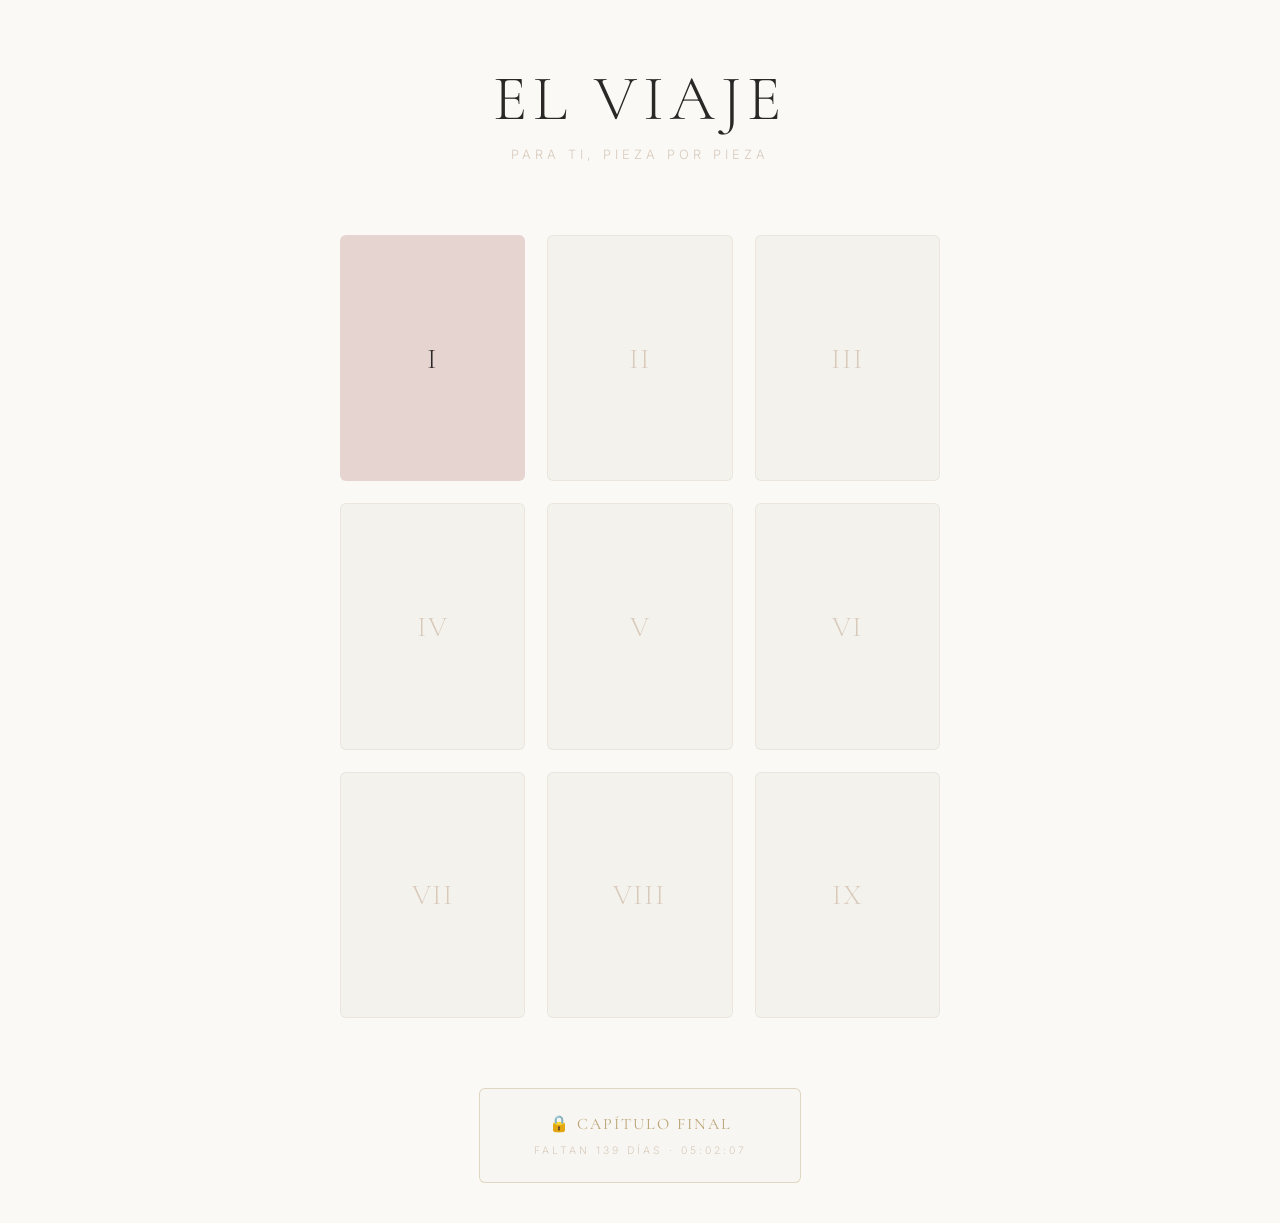
<file: index.html>
<!DOCTYPE html>
<html lang="es">
<head>
    <meta charset="UTF-8">
    <meta name="viewport" content="width=device-width, initial-scale=1.0">
    <title>El Viaje | Para ti</title>
    
    <!-- OBLIGAR AL NAVEGADOR DEL MÓVIL A NO GUARDAR LA PÁGINA EN MEMORIA NUNCA -->
    <meta http-equiv="Cache-Control" content="no-cache, no-store, must-revalidate">
    <meta http-equiv="Pragma" content="no-cache">
    <meta http-equiv="Expires" content="0">
    
    <!-- Privacidad: evitar que Google lo indexe por casualidad -->
    <meta name="robots" content="noindex, nofollow">
    
    <!-- Tipografías elegantes de Google -->
    <link href="https://fonts.googleapis.com/css2?family=Cormorant+Garamond:wght@300;400;600&family=Inter:wght@300;400&display=swap" rel="stylesheet">
    
    <!-- AQUÍ ESTÁ EL TRUCO (v=10) PARA QUE EL MÓVIL ACTIVE EL ESCUDO CONTRA BOTONES AZULES -->
    <link rel="stylesheet" href="styles.css?v=10">
</head>
<body>
    <main class="home-container">
        
        <!-- TÍTULO PRINCIPAL (Con animación al cargar) -->
        <header class="home-header">
            <h1>EL VIAJE</h1>
            <p>PARA TI, PIEZA POR PIEZA</p>
        </header>
        
        <!-- ESPACIO MAGNÉTICO DONDE EL 'app.js' PINTA LAS TARJETAS (I, II, III...) -->
        <div class="grid-capitulos" id="grid-capitulos"></div>

        <!-- BOTÓN DEL CUMPLEAÑOS QUE MARCA EL TIEMPO CONSTANTEMENTE -->
        <div class="capitulo-final" id="capitulo-final">
            🔒 CAPÍTULO FINAL
        </div>
        
    </main>

    <!-- CARGAMOS EL CEREBRO DE LA APP -->
    <script src="app.js?v=999"></script>
    
    <!-- DAMOS LA ORDEN AL CEREBRO DE ENCUADRAR TODAS LAS FICHAS EN LA PANTALLA -->
    <script>
        renderizarHome();
    </script>
</body>
</html>
</file>
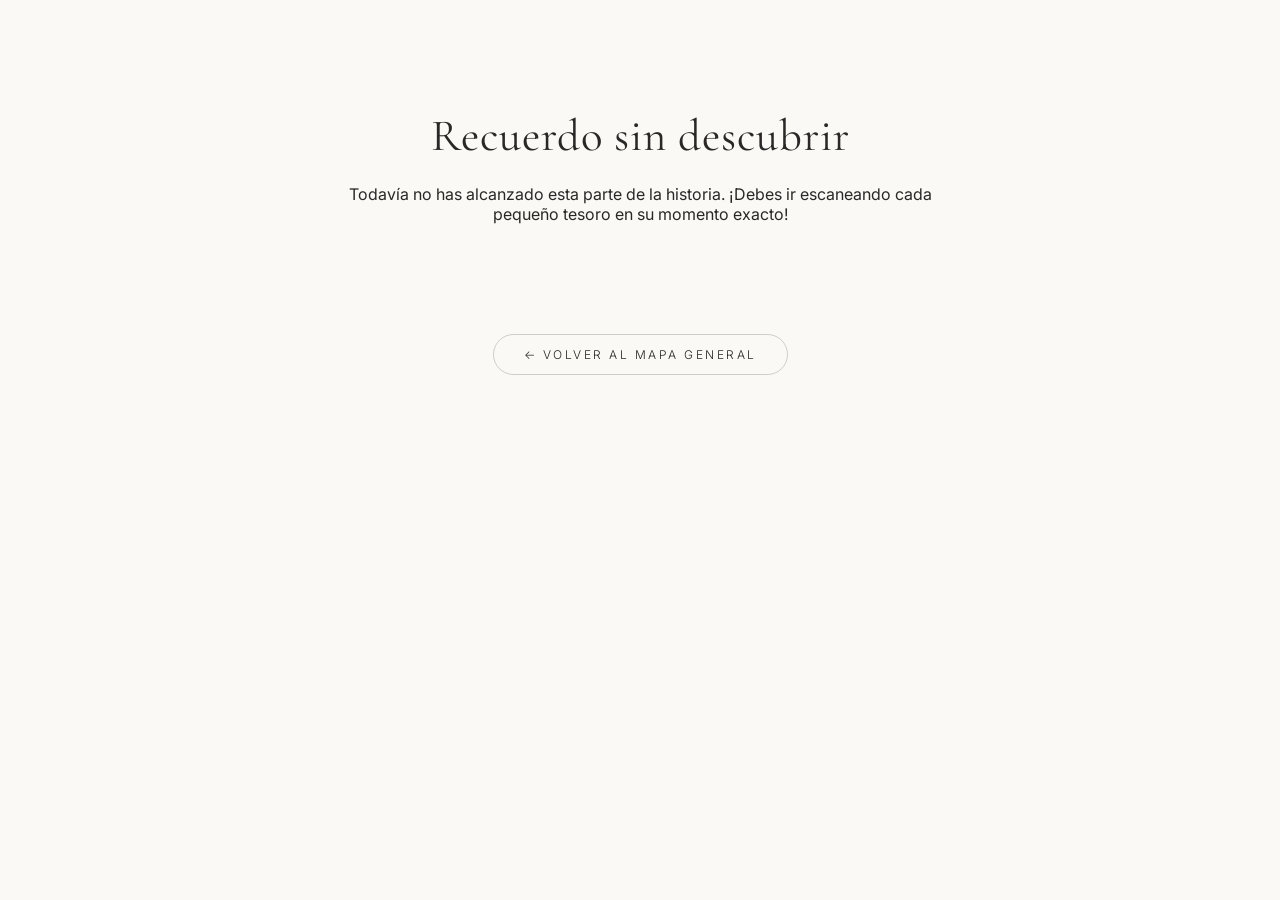
<file: capitulo.html>
<!DOCTYPE html>
<html lang="es">
<head>
    <meta charset="UTF-8">
    <meta name="viewport" content="width=device-width, initial-scale=1.0">
    <title>Recuerdo - El Viaje</title>
    
    <meta http-equiv="Cache-Control" content="no-cache, no-store, must-revalidate">
    <meta http-equiv="Pragma" content="no-cache">
    <meta http-equiv="Expires" content="0">

    <link href="https://fonts.googleapis.com/css2?family=Cormorant+Garamond:wght@300;400;600&family=Inter:wght@300;400&display=swap" rel="stylesheet">
    
    <!-- EXIGIMOS QUE BAJE LOS ESTILOS BLINDADOS Y LIMPIOS (v=10) -->
    <link rel="stylesheet" href="styles.css?v=10">
</head>
<body>
    <div class="capitulo-vista" id="contenido-visor">
        <h1 id="titulo-cap">Cargando recuerdo...</h1>
        
        <div id="texto-cap"></div>
        
        <div id="caja-regalo" style="display:none; margin-top: 50px;">
            <a href="javascript:void(0);" class="capitulo-final activo" style="padding: 15px 40px; display:inline-block; text-decoration: none;">DESCARGAR REGALO FINAL</a>
        </div>

        <!-- SOLUCIÓN SUPREMA: Lo hemos transformado en una simple frase clicable (<span>). 
             Visualmente es idéntico al botón porque tiene el "class='btn-volver'".
             Mecánicamente, es sordo y no sabe dar latigazos en pantalla. Magia. -->
        <span onclick="volverForzandoRefresco()" class="btn-volver">← Volver al mapa general</span>
    </div>

    <script src="app.js?v=999"></script>
    <script>
        const params = new URLSearchParams(window.location.search);
        const idCapitulo = params.get('id');

        let guardadoLocal = localStorage.getItem('el_viaje_progreso');
        let progresosApp = guardadoLocal ? JSON.parse(guardadoLocal) : [1];
        
        const visorCaja = document.getElementById('contenido-visor');

        if (!progresosApp.includes(parseInt(idCapitulo))) {
            visorCaja.innerHTML = `<h1>Recuerdo sin descubrir</h1><p style="margin-bottom: 50px">Todavía no has alcanzado esta parte de la historia. ¡Debes ir escaneando cada pequeño tesoro en su momento exacto!</p><span onclick="volverForzandoRefresco()" class="btn-volver">← Volver al mapa general</span>`;
        } else {
            if (capitulosData[idCapitulo]) {
                document.getElementById('titulo-cap').innerText = capitulosData[idCapitulo].titulo;
                document.getElementById('texto-cap').innerHTML = `<p>${capitulosData[idCapitulo].contenido}</p>`;

                if (idCapitulo === "10") {
                    document.getElementById('caja-regalo').style.display = 'block';
                    document.body.style.backgroundColor = '#2A2726'; 
                    document.body.style.color = '#BBA577';
                    document.getElementById('titulo-cap').style.color = '#BBA577';
                    document.getElementById('texto-cap').style.color = '#FAF9F6';
                    // Evitamos bugs visuales re-escribiendo colores
                }
            }
        }

        function volverForzandoRefresco() {
            // El salto seco por defecto ha sido abolido al usar una redirección pura js 
            window.location.href = "index.html?refresco=" + Date.now();
        }
    </script>
</body>
</html>
</file>
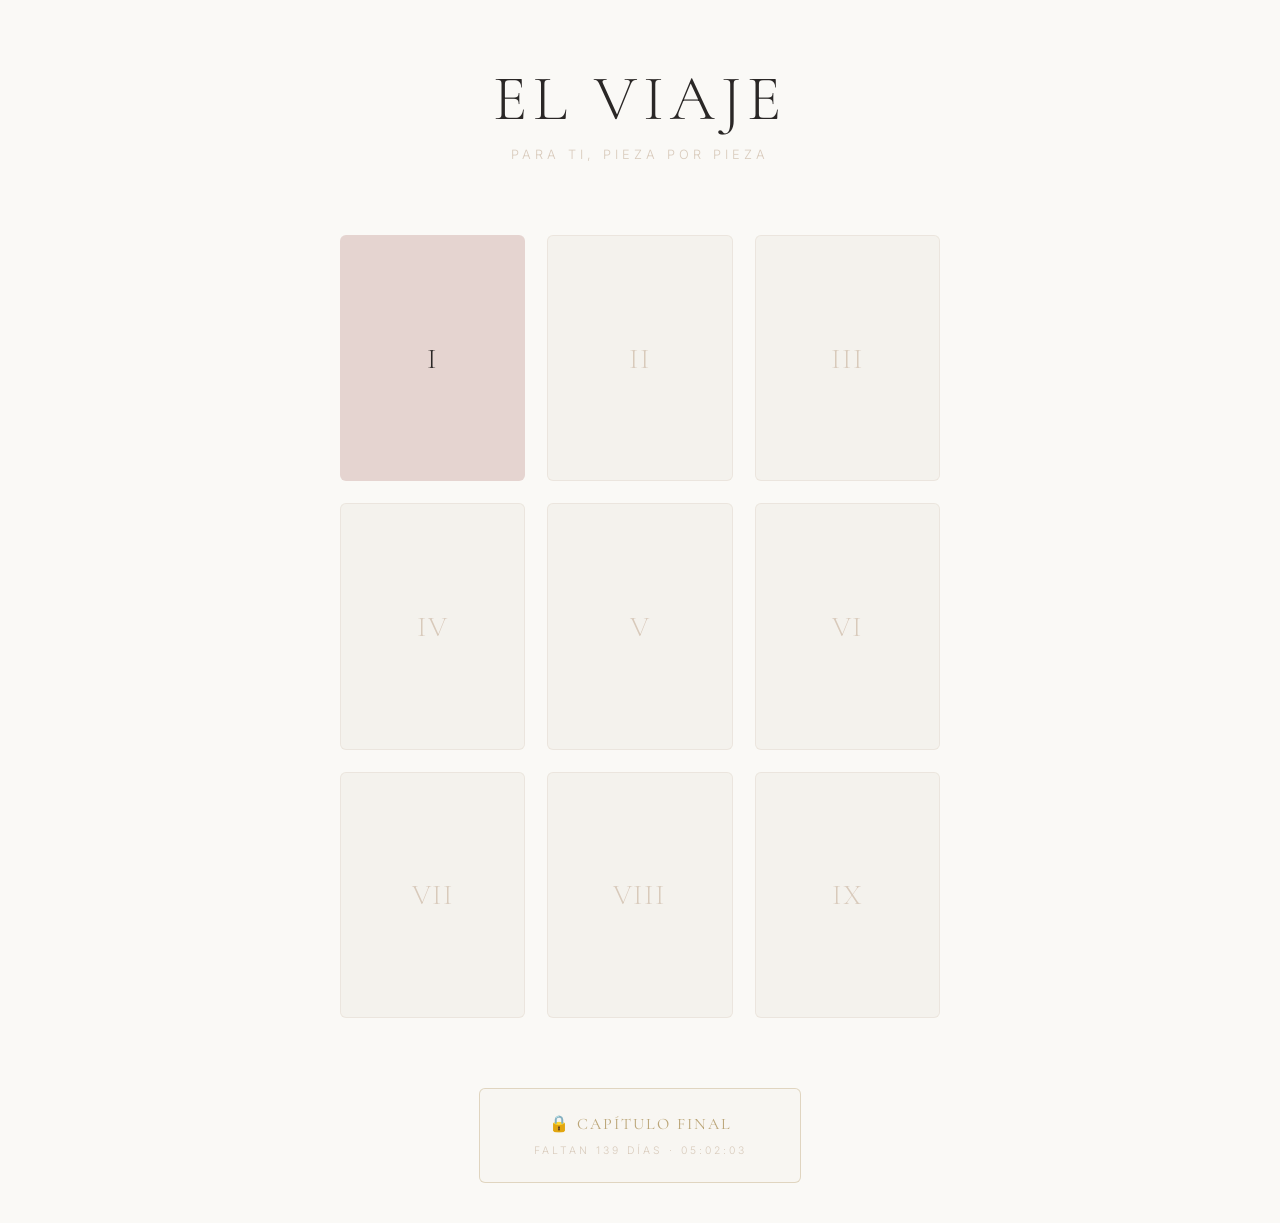
<file: unlock.html>
<!DOCTYPE html>
<html lang="es">
<head>
    <meta charset="UTF-8">
    <meta name="viewport" content="width=device-width, initial-scale=1.0">
    <title>Desbloqueando...</title>

    <!-- OBLIGAR AL MÓVIL A NO GUARDAR CACHÉ -->
    <meta http-equiv="Cache-Control" content="no-cache, no-store, must-revalidate">
    <meta http-equiv="Pragma" content="no-cache">
    <meta http-equiv="Expires" content="0">

    <link href="https://fonts.googleapis.com/css2?family=Cormorant+Garamond:wght@300&display=swap" rel="stylesheet">
    <style>
        body { background: #2A2726; color: #BBA577; height: 100vh; display: flex; align-items: center; justify-content: center; font-family: 'Cormorant Garamond', serif; text-align: center; }
        .fade { animation: aparecer 3.2s ease-in-out; font-size: 2.5rem; letter-spacing: 3px;}
        @keyframes aparecer { 0% { opacity: 0; } 50% { opacity: 1; } 100% { opacity: 0; } }
    </style>
</head>
<body>
    <h1 class="fade" id="texto-carga"></h1>

    <script src="app.js?v=999"></script>

    <script>
        const urlParams = new URLSearchParams(window.location.search);
        const capitulo = urlParams.get('cap');
        const esCreador = urlParams.get('creador') === '1';

        const textoVisor = document.getElementById('texto-carga');
        
        if (capitulo === '1') {
            textoVisor.innerText = "Iniciando el viaje...";
        } else if (capitulo) {
            textoVisor.innerText = "Abriendo nuevo recuerdo...";
        }

        if (capitulo) {
            let pasoAprobado = intentarDesbloquear(capitulo, esCreador);
            let idNum = parseInt(capitulo);
            let horaExacta = Date.now(); // Número aleatorio del milisegundo exacto

            if (pasoAprobado) {
                setTimeout(() => {
                    if (idNum === 1) {
                        // Lo enviamos sumándole basura de milisegundos para matar el caché SIEMPRE
                        window.location.href = "index.html?rf=" + horaExacta; 
                    } else {
                        window.location.href = "capitulo.html?id=" + idNum + "&rf=" + horaExacta; 
                    }
                }, 2800);
            } else {
                setTimeout(() => {
                    window.location.href = "index.html?rf=" + horaExacta;
                }, 100);
            }
        } else {
            window.location.href = "index.html?rf=" + Date.now();
        }
    </script>
</body>
</html>
</file>
<file: styles.css>
:root {
    --bg-cream: #FAF9F6;
    --blush-pink: #E5D4D0;
    --warm-beige: #D8CABB;
    --luxury-gold: #BBA577;
    --text-charcoal: #2A2726;
    --font-serif: 'Cormorant Garamond', serif;
    --font-sans: 'Inter', sans-serif;
}

/* ANTI-BOTONES NATIVOS MÓVILES (Anula colores azules, grises, brillos, etc) */
* {
    -webkit-tap-highlight-color: rgba(0, 0, 0, 0) !important;
    -webkit-tap-highlight-color: transparent !important;
    outline: none !important;
}

/* Evitamos que ella pueda seleccionar el botón como si fuera texto sin querer */
.carta, .btn-volver, .capitulo-final {
    user-select: none;
    -webkit-user-select: none;
    -webkit-touch-callout: none;
}

body {
    background-color: var(--bg-cream);
    color: var(--text-charcoal);
    font-family: var(--font-sans);
    margin: 0;
    padding: 0;
    -webkit-font-smoothing: antialiased;
}

/* ==============================================
   ANIMACIONES MAGNÉTICAS
   ============================================== */
@keyframes aparicionElegante {
    0% { opacity: 0; transform: translateY(25px); filter: blur(4px); }
    100% { opacity: 1; transform: translateY(0); filter: blur(0); }
}

@keyframes respiracionDorada {
    0% { border-color: rgba(187, 165, 119, 0.3); box-shadow: 0 0 0 rgba(187, 165, 119, 0); }
    50% { border-color: rgba(187, 165, 119, 0.8); box-shadow: 0 0 20px rgba(187, 165, 119, 0.15); }
    100% { border-color: rgba(187, 165, 119, 0.3); box-shadow: 0 0 0 rgba(187, 165, 119, 0); }
}

/* ==============================================
   PÁGINA PRINCIPAL
   ============================================== */
.home-container {
    min-height: 100vh;
    display: flex;
    flex-direction: column;
    align-items: center;
    padding: 60px 20px 40px;
}

.home-header {
    text-align: center;
    margin-bottom: 60px;
    opacity: 0; 
    animation: aparicionElegante 1.8s cubic-bezier(0.2, 0.8, 0.2, 1) 0.2s forwards;
}

.home-header h1 {
    font-family: var(--font-serif);
    font-weight: 300;
    font-size: 4rem;
    letter-spacing: 6px;
    text-transform: uppercase;
    margin: 0;
}

.home-header p {
    color: var(--warm-beige);
    letter-spacing: 4px;
    font-size: 0.8rem;
    margin-top: 10px;
    font-weight: 300;
}

.grid-capitulos {
    display: grid;
    grid-template-columns: repeat(2, 1fr);
    gap: 22px;
    width: 100%;
    max-width: 600px;
    margin-bottom: 70px;
}

@media (min-width: 768px) {
    .grid-capitulos {
        grid-template-columns: repeat(3, 1fr);
    }
}

.carta {
    aspect-ratio: 3/4;
    display: flex;
    align-items: center;
    justify-content: center;
    text-decoration: none;
    border-radius: 6px;
    opacity: 0; 
    transition: all 0.7s cubic-bezier(0.25, 0.46, 0.45, 0.94);
    animation: aparicionElegante 1.5s cubic-bezier(0.2, 0.8, 0.2, 1) forwards;
}

.carta span {
    font-family: var(--font-serif);
    font-size: 1.8rem;
    font-weight: 300;
    letter-spacing: 1px;
}

.carta:nth-child(1) { animation-delay: 0.3s; }
.carta:nth-child(2) { animation-delay: 0.4s; }
.carta:nth-child(3) { animation-delay: 0.5s; }
.carta:nth-child(4) { animation-delay: 0.6s; }
.carta:nth-child(5) { animation-delay: 0.7s; }
.carta:nth-child(6) { animation-delay: 0.8s; }
.carta:nth-child(7) { animation-delay: 0.9s; }
.carta:nth-child(8) { animation-delay: 1.0s; }
.carta:nth-child(9) { animation-delay: 1.1s; }

.carta.desbloqueado {
    background-color: var(--blush-pink);
    color: var(--text-charcoal);
    cursor: pointer;
    border: 1px solid transparent;
}

.carta.desbloqueado:hover {
    transform: translateY(-8px) scale(1.02);
    box-shadow: 0 15px 30px rgba(42, 39, 38, 0.08), 0 0 20px rgba(229, 212, 208, 0.4);
    background-color: #EBDAD6; 
}

.carta.bloqueado {
    background-color: rgba(216, 202, 187, 0.15); 
    border: 1px solid rgba(216, 202, 187, 0.3);
    color: var(--warm-beige);
    cursor: not-allowed;
}

.capitulo-final {
    width: 100%;
    max-width: 320px;
    padding: 25px 0;
    text-align: center;
    border: 1px solid rgba(187, 165, 119, 0.4); 
    background-color: rgba(187, 165, 119, 0.03);
    color: var(--luxury-gold);
    font-family: var(--font-serif);
    letter-spacing: 2px;
    border-radius: 6px;
    cursor: pointer;
    opacity: 0;
    animation: aparicionElegante 2s cubic-bezier(0.2, 0.8, 0.2, 1) 1.2s forwards;
    transition: all 0.6s cubic-bezier(0.25, 0.46, 0.45, 0.94);
}

.capitulo-final:hover {
    transform: translateY(-2px);
    background-color: rgba(187, 165, 119, 0.07);
}

.capitulo-final.activo {
    background-color: var(--text-charcoal);
    border-color: var(--luxury-gold);
    color: var(--bg-cream);
    animation: none; 
}

/* ==============================================
   DISEÑO AL ENTRAR A UN CAPÍTULO (Lector)
   ============================================== */
.capitulo-vista {
    max-width: 600px;
    margin: 0 auto;
    padding: 80px 20px;
    text-align: center;
    opacity: 0;
    animation: aparicionElegante 1.8s cubic-bezier(0.2, 0.8, 0.2, 1) 0.3s forwards;
}

.capitulo-vista h1 {
    font-family: var(--font-serif);
    font-size: 2.8rem;
    font-weight: 400;
    margin-bottom: 20px;
    line-height: 1.2;
    letter-spacing: 1px;
}

#texto-cap p {
    color: #4A4A4A;
}

.btn-volver {
    display: inline-block;
    margin-top: 60px;
    padding: 12px 30px;
    border: 1px solid rgba(42, 39, 38, 0.2);
    color: var(--text-charcoal);
    text-decoration: none;
    letter-spacing: 2.5px;
    text-transform: uppercase;
    font-size: 0.75rem;
    font-weight: 300;
    transition: all 0.5s ease;
    border-radius: 30px; 
    cursor: pointer; 
}

.btn-volver:hover, .btn-volver:active {
    background: var(--text-charcoal);
    color: var(--bg-cream);
    border-color: var(--text-charcoal);
}
</file>
